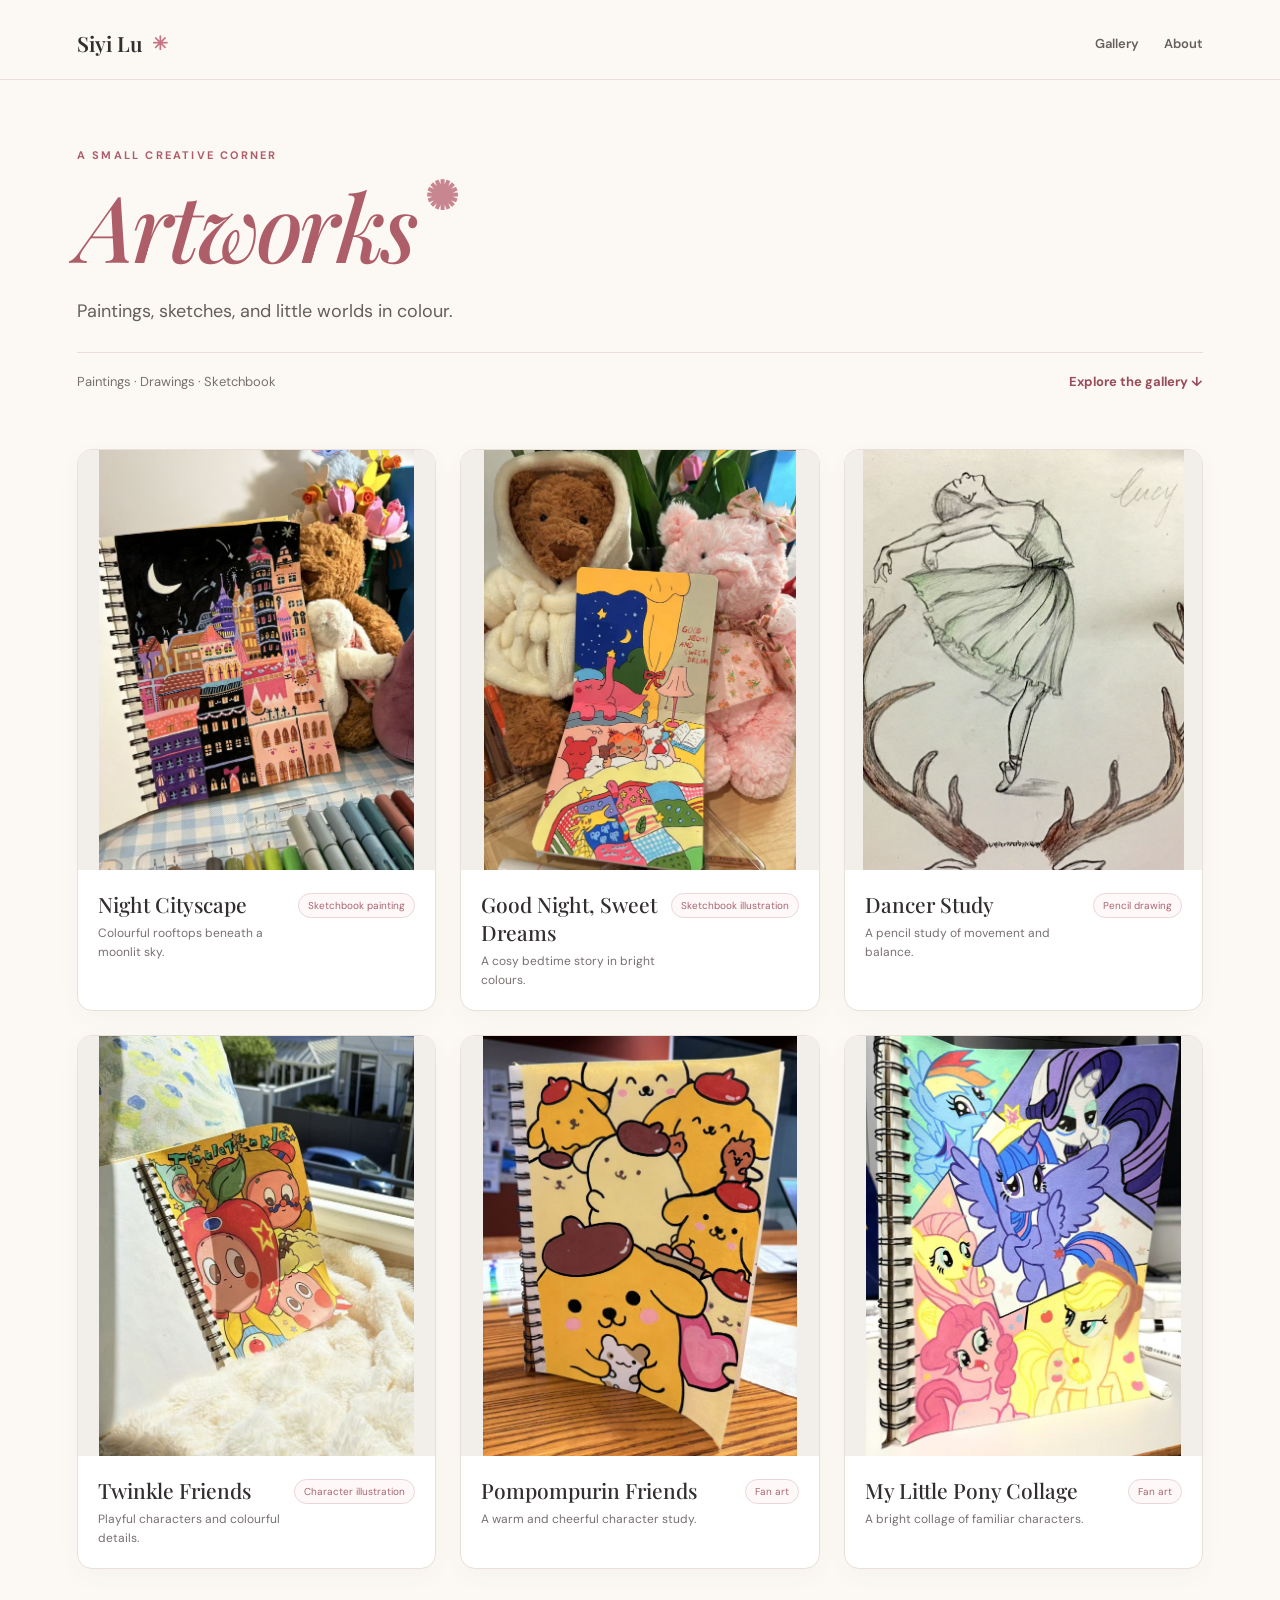
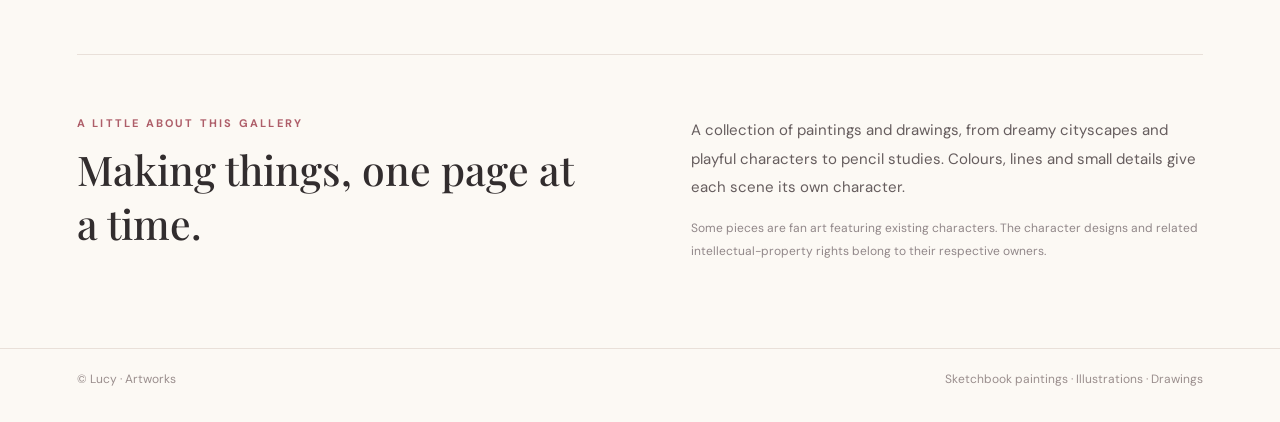
<file: index.html>
<!doctype html>
<html lang="en">
<head>
<meta charset="utf-8">
<meta name="viewport" content="width=device-width, initial-scale=1">
<meta name="description" content="Paintings, sketchbook illustrations and pencil drawings by Siyi Lu.">
<title>Lucy's Artworks</title>
<link rel="stylesheet" href="style.css">
</head>
<body>
<header class="site-header">
  <a class="signature" href="#home">Siyi Lu <span class="dot">✳</span></a>
  <nav aria-label="Main navigation"><a href="#gallery">Gallery</a><a href="#about">About</a></nav>
</header>
<main id="home">
  <section class="intro" aria-labelledby="page-title">
    <p class="eyebrow">A small creative corner</p>
    <h1 id="page-title"><em>Artworks</em><span class="spark">✺</span></h1>
    <p class="lead">Paintings, sketches, and little worlds in colour.</p>
    <div class="intro-bottom"><span>Paintings · Drawings · Sketchbook</span><a href="#gallery" class="browse">Explore the gallery ↓</a></div>
  </section>
  <section id="gallery" class="gallery" aria-label="Artwork gallery">
    <article class="art-card">
      <a class="image-link" href="night-city.jpg" target="_blank" rel="noopener noreferrer" aria-label="View full image: Night Cityscape"><img src="night-city.jpg" alt="Colourful rooftops beneath a moonlit sky." loading="lazy"></a>
      <div class="art-info"><div class="art-text"><h3>Night Cityscape</h3><p>Colourful rooftops beneath a moonlit sky.</p></div><span class="pill">Sketchbook painting</span></div>
    </article>
    <article class="art-card">
      <a class="image-link" href="sweet-dreams.jpg" target="_blank" rel="noopener noreferrer" aria-label="View full image: Good Night, Sweet Dreams"><img src="sweet-dreams.jpg" alt="A cosy bedtime story in bright colours." loading="lazy"></a>
      <div class="art-info"><div class="art-text"><h3>Good Night, Sweet Dreams</h3><p>A cosy bedtime story in bright colours.</p></div><span class="pill">Sketchbook illustration</span></div>
    </article>
    <article class="art-card">
      <a class="image-link" href="dancer-study.jpg" target="_blank" rel="noopener noreferrer" aria-label="View full image: Dancer Study"><img src="dancer-study.jpg" alt="A pencil study of movement and balance." loading="lazy"></a>
      <div class="art-info"><div class="art-text"><h3>Dancer Study</h3><p>A pencil study of movement and balance.</p></div><span class="pill">Pencil drawing</span></div>
    </article>
    <article class="art-card">
      <a class="image-link" href="twinkle-friends.jpg" target="_blank" rel="noopener noreferrer" aria-label="View full image: Twinkle Friends"><img src="twinkle-friends.jpg" alt="Playful characters and colourful details." loading="lazy"></a>
      <div class="art-info"><div class="art-text"><h3>Twinkle Friends</h3><p>Playful characters and colourful details.</p></div><span class="pill">Character illustration</span></div>
    </article>
    <article class="art-card">
      <a class="image-link" href="pompompurin-fanart.jpg" target="_blank" rel="noopener noreferrer" aria-label="View full image: Pompompurin Friends"><img src="pompompurin-fanart.jpg" alt="A warm and cheerful character study." loading="lazy"></a>
      <div class="art-info"><div class="art-text"><h3>Pompompurin Friends</h3><p>A warm and cheerful character study.</p></div><span class="pill">Fan art</span></div>
    </article>
    <article class="art-card">
      <a class="image-link" href="my-little-pony-fanart.jpg" target="_blank" rel="noopener noreferrer" aria-label="View full image: My Little Pony Collage"><img src="my-little-pony-fanart.jpg" alt="A bright collage of familiar characters." loading="lazy"></a>
      <div class="art-info"><div class="art-text"><h3>My Little Pony Collage</h3><p>A bright collage of familiar characters.</p></div><span class="pill">Fan art</span></div>
    </article>
  </section>
  <section id="about" class="about">
    <div><p class="eyebrow">A little about this gallery</p><h2>Making things, one page at a time.</h2></div>
    <div><p>A collection of paintings and drawings, from dreamy cityscapes and playful characters to pencil studies. Colours, lines and small details give each scene its own character.</p><p class="note">Some pieces are fan art featuring existing characters. The character designs and related intellectual-property rights belong to their respective owners.</p></div>
  </section>
</main>
<footer><span>© Lucy · Artworks</span><span>Sketchbook paintings · Illustrations · Drawings</span></footer>
</body>
</html>
</file>
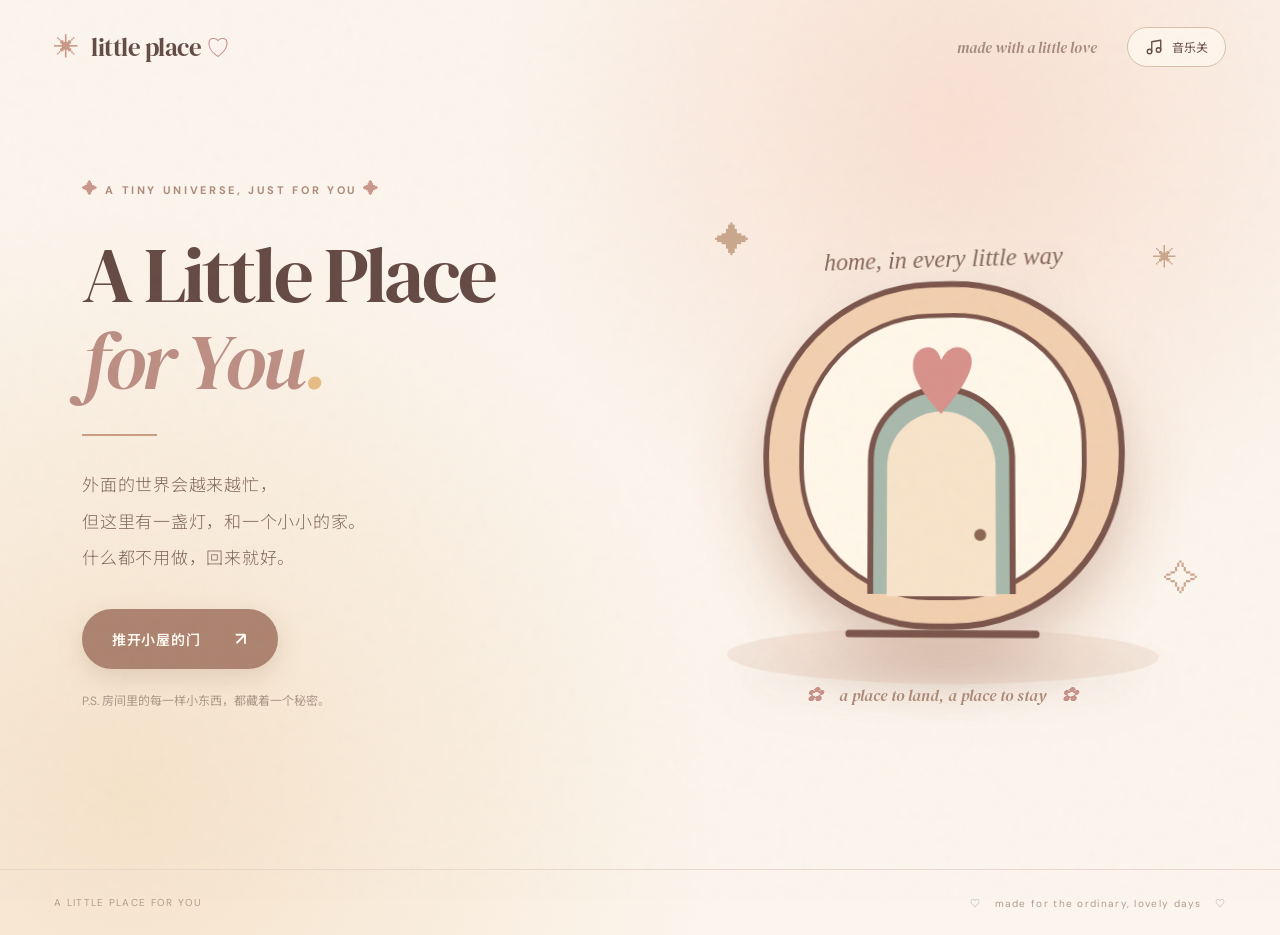
<file: a-little-place-for-you/index.html>
<!doctype html>
<html lang="zh-CN">
<head>
  <meta charset="UTF-8">
  <meta name="viewport" content="width=device-width, initial-scale=1.0">
  <meta name="theme-color" content="#f8eee4">
  <meta name="description" content="A Little Place for You — 一间给你留着灯的小房间。">
  <title>A Little Place for You ♡</title>
  <link rel="icon" href="assets/favicon.svg" type="image/svg+xml">
  <link rel="stylesheet" href="style.css">
</head>
<body>
  <div class="grain" aria-hidden="true"></div>
  <header class="site-header">
    <a class="wordmark" href="#home" aria-label="A Little Place for You 首页"><span class="wordmark-icon">✳</span> little place <span class="wordmark-heart">♡</span></a>
    <div class="header-tools">
      <span class="header-note">made with a little love</span>
      <button id="musicToggle" class="icon-button" aria-label="播放背景音乐" title="打开 / 关闭音乐"><svg viewBox="0 0 24 24" width="18" height="18" fill="none" stroke="currentColor" stroke-width="1.8" stroke-linecap="round" stroke-linejoin="round"><path d="M9 18V5l12-2v13"/><circle cx="6" cy="18" r="3"/><circle cx="18" cy="16" r="3"/></svg><span id="musicLabel">音乐关</span></button>
    </div>
  </header>

  <main id="home">
    <section class="intro" id="intro" aria-labelledby="introTitle">
      <div class="intro-left">
        <p class="eyebrow"><span class="eyebrow-star">✦</span> A TINY UNIVERSE, JUST FOR YOU <span class="eyebrow-star">✦</span></p>
        <h1 id="introTitle">A Little Place<br><em>for You<span class="title-dot">.</span></em></h1>
        <div class="intro-line" aria-hidden="true"></div>
        <p class="intro-copy">外面的世界会越来越忙，<br>但这里有一盏灯，和一个小小的家。<br>什么都不用做，回来就好。</p>
        <button id="enterButton" class="primary-button">推开小屋的门 <span aria-hidden="true">↗</span></button>
        <p class="intro-aside">P.S. 房间里的每一样小东西，都藏着一个秘密。</p>
      </div>
      <div class="intro-art" aria-hidden="true">
        <span class="float-star star-a">✦</span><span class="float-star star-b">✳</span><span class="float-star star-c">✧</span>
        <div class="art-halo"></div>
        <svg viewBox="0 0 450 430" class="cover-illustration">
          <ellipse cx="223" cy="383" rx="181" ry="23" fill="#d6a890" opacity=".20"/>
          <rect x="74" y="70" width="302" height="289" rx="142" fill="#f1cfaf" stroke="#7b554b" stroke-width="5"/>
          <rect x="105" y="97" width="240" height="238" rx="110" fill="#fff7e9" stroke="#7b554b" stroke-width="4"/>
          <path d="M165 332V220a60 60 0 0 1 120 0v112" fill="#a8b9ac" stroke="#7b554b" stroke-width="5"/>
          <path d="M179 334V225a46 46 0 0 1 92 0v109" fill="#f7e3c9"/>
          <circle cx="258" cy="283" r="5" fill="#8c6753"/>
          <path d="M147 365h157" stroke="#7b554b" stroke-width="6" stroke-linecap="round"/>
          <path d="M225 181q-22-24-24-39-1-17 13-18 8 0 11 11 8-15 20-9 19 11-20 55Z" fill="#d8918b"/>
          <text x="226" y="55" text-anchor="middle" font-size="21" fill="#87685d" font-family="Georgia, serif" font-style="italic">home, in every little way</text>
        </svg>
        <div class="art-caption"><span>✿</span> a place to land, a place to stay <span>✿</span></div>
      </div>
    </section>

    <section class="room-section" id="littleRoom" aria-labelledby="roomTitle" hidden>
      <div class="section-heading"><span class="section-kicker">✦ YOU'RE HOME ✦</span><h2 id="roomTitle">欢迎来到我们的小小世界</h2><p>点一点房间里的物件，看看它们藏了什么。</p></div>
      <div class="room-container">
        <div class="room-sky-decor deco-left">✧</div><div class="room-sky-decor deco-right">✦</div>
        <svg id="roomScene" viewBox="0 0 1180 700" role="group" aria-label="一间温暖的小房间，有窗户、信件、沙发、画板、相册、小猫、冰箱、钟表、夜灯和星星，可以点击探索。">
          <defs>
            <linearGradient id="wall" x1="0" y1="0" x2="1" y2="1"><stop offset="0" stop-color="#fbf0e3"/><stop offset="1" stop-color="#f3ddcb"/></linearGradient>
            <linearGradient id="night" x1="0" y1="0" x2="0" y2="1"><stop stop-color="#6c788b"/><stop offset="1" stop-color="#b6a6ad"/></linearGradient>
            <linearGradient id="lamp" x1="0" y1="0" x2="0" y2="1"><stop stop-color="#ffe4a6"/><stop offset="1" stop-color="#f7bc78"/></linearGradient>
            <filter id="roomShadow"><feGaussianBlur stdDeviation="8"/></filter>
            <filter id="glow"><feGaussianBlur stdDeviation="14"/></filter>
            <pattern id="wallDots" width="40" height="40" patternUnits="userSpaceOnUse"><circle cx="2" cy="2" r="1.2" fill="#bf9d8a" opacity=".16"/></pattern>
          </defs>
          <rect width="1180" height="700" rx="24" fill="url(#wall)"/>
          <rect width="1180" height="483" fill="url(#wall)"/>
          <rect width="1180" height="483" fill="url(#wallDots)"/>
          <path d="M0 472H1180V700H0Z" fill="#e7c7af"/><path d="M0 474H1180" stroke="#c39b86" stroke-width="5"/>
          <path d="M0 523H1180M0 600H1180M240 474V600M520 523V700M815 474V600M1030 600V700" stroke="#ddb69e" stroke-width="2" opacity=".46"/>
          <ellipse cx="608" cy="592" rx="363" ry="77" fill="#d5a88b" opacity=".38"/>
          <ellipse cx="610" cy="580" rx="357" ry="74" fill="#faf1de" stroke="#d7b9a4" stroke-width="4"/>
          <ellipse cx="610" cy="580" rx="302" ry="54" fill="none" stroke="#efcfba" stroke-width="3" stroke-dasharray="8 13"/>
          <!-- warm garland -->
          <path d="M119 78q165 75 318 0t319 0t315 0" stroke="#bfa58c" stroke-width="3" fill="none"/>
          <g data-open="stars" role="button" tabindex="0" class="scene-hit" aria-label="打开星星彩蛋">
            <path d="M190 108v22M351 105v22M522 105v22M690 104v22M867 105v22M1029 103v22" stroke="#be9b7f" stroke-width="3"/>
            <g fill="#f9d69e" stroke="#b88d6c" stroke-width="2"><path d="m190 128 7 10 12 2-9 9 2 12-12-6-11 6 2-12-9-9 12-2Z"/><path d="m351 125 5 11 12 2-9 8 2 13-10-6-11 6 2-13-9-8 12-2Z"/><path d="m522 125 6 11 12 2-9 9 2 12-11-6-11 6 2-12-9-9 12-2Z"/><path d="m690 125 6 11 12 2-9 9 2 12-11-6-11 6 2-12-9-9 12-2Z"/><path d="m867 125 6 11 12 2-9 9 2 12-11-6-11 6 2-12-9-9 12-2Z"/><path d="m1029 125 6 11 12 2-9 9 2 12-11-6-11 6 2-12-9-9 12-2Z"/></g>
          </g>
          <!-- door -->
          <g data-open="welcome" role="button" tabindex="0" class="scene-hit" aria-label="打开门口的欢迎语">
            <path d="M33 474V277a88 88 0 0 1 176 0v197Z" fill="#bb947d" stroke="#7d5e51" stroke-width="5"/>
            <path d="M50 473V277a71 71 0 0 1 142 0v196Z" fill="#e9c2a6" stroke="#7d5e51" stroke-width="3"/>
            <path d="M74 467V280a47 47 0 0 1 94 0v187" fill="#efddc8" stroke="#a88671" stroke-width="2"/>
            <circle cx="166" cy="375" r="6.5" fill="#ad775a" stroke="#805c4b" stroke-width="2"/>
            <rect x="74" y="457" width="112" height="8" rx="4" fill="#937263"/>
            <path d="M58 508q62-28 130 0v20H58Z" fill="#d0a88b" stroke="#aa836d" stroke-width="3"/>
            <text x="123" y="515" font-family="Georgia" font-size="13" text-anchor="middle" fill="#765b50">welcome</text>
            <path d="M112 308q9-12 18 0-9 11-18 0Z" fill="#d49e95"/>
          </g>
          <!-- shelf & memory polaroids -->
          <g data-open="memories" role="button" tabindex="0" class="scene-hit" aria-label="打开回忆相册">
            <rect x="237" y="196" width="199" height="152" rx="8" fill="#bc9477" stroke="#8d6b59" stroke-width="5"/>
            <rect x="249" y="206" width="174" height="127" fill="#f7e2ca"/>
            <path d="M249 268H423" stroke="#8d6b59" stroke-width="6"/>
            <rect x="271" y="224" width="41" height="38" rx="3" fill="#fff7ee" transform="rotate(-9 291 241)" stroke="#a68472" stroke-width="2"/>
            <path d="m278 250 14-18 15 20" fill="#b7c7b1"/>
            <circle cx="298" cy="230" r="4" fill="#f5d08e"/>
            <rect x="327" y="221" width="49" height="39" rx="3" fill="#fff7ee" transform="rotate(8 352 241)" stroke="#a68472" stroke-width="2"/>
            <path d="m335 247 13-14 18 18" fill="#e0ada0"/>
            <rect x="270" y="283" width="25" height="45" rx="3" fill="#adb8a8"/><rect x="301" y="291" width="22" height="37" rx="3" fill="#dea698"/><rect x="329" y="281" width="24" height="47" rx="3" fill="#e5c18a"/>
            <path d="M387 322q-15-14-2-25 10-5 16 10 8-17 17-9 10 12-16 26Z" fill="#dfa79a"/>
            <rect x="254" y="341" width="164" height="12" rx="3" fill="#96745e"/>
            <text x="334" y="186" text-anchor="middle" fill="#8c6757" font-family="Georgia" font-size="17" font-style="italic">our little moments</text>
          </g>
          <!-- artwork on mini easel -->
          <g data-open="gallery" role="button" tabindex="0" class="scene-hit" aria-label="打开画画小角落">
            <path d="M387 477 443 340 502 477M443 338v149" stroke="#987459" stroke-width="9" fill="none" stroke-linecap="round"/>
            <rect x="392" y="310" width="101" height="117" rx="5" fill="#fff8eb" stroke="#9b7764" stroke-width="5" transform="rotate(-4 442 369)"/>
            <circle cx="419" cy="340" r="11" fill="#f3c983"/><path d="m401 397 23-32 17 19 19-29 25 40" fill="#aabfb3"/>
            <path d="m416 395 14-17 14 13" fill="none" stroke="#b78783" stroke-width="5" stroke-linecap="round"/>
            <rect x="404" y="425" width="74" height="8" rx="4" fill="#a27c64"/>
            <path d="M445 432v19" stroke="#a27c64" stroke-width="6"/>
          </g>
          <!-- clock -->
          <g data-open="capsule" role="button" tabindex="0" class="scene-hit" aria-label="打开时间胶囊">
            <circle cx="600" cy="246" r="65" fill="#f2d6b4" stroke="#9e7865" stroke-width="6"/>
            <circle cx="600" cy="246" r="54" fill="#fff9e9" stroke="#d8ae95" stroke-width="2"/>
            <path d="M600 202v9M600 281v9M557 246h9M634 246h9" stroke="#9e7865" stroke-width="4" stroke-linecap="round"/>
            <path d="M600 245v-28m0 28 22 14" stroke="#765b50" stroke-width="4.5" stroke-linecap="round"/>
            <circle cx="600" cy="245" r="5" fill="#c39075"/>
            <path d="M584 181h32" stroke="#9e7865" stroke-width="5" stroke-linecap="round"/>
            <text x="600" y="330" font-family="Georgia" font-size="16" fill="#997b68" text-anchor="middle">some day, someday</text>
          </g>
          <!-- future window -->
          <g data-open="future" role="button" tabindex="0" class="scene-hit" aria-label="打开未来星空">
            <rect x="791" y="189" width="258" height="247" rx="102" fill="#ad826b" stroke="#7d6255" stroke-width="6"/>
            <path d="M805 423V288a115 115 0 0 1 230 0v135Z" fill="url(#night)" stroke="#eed5ba" stroke-width="7"/>
            <path d="M920 205v220M805 324h230" stroke="#efd3b8" stroke-width="10"/>
            <circle cx="965" cy="256" r="27" fill="#fce9bd"/>
            <circle cx="976" cy="250" r="26" fill="#8c8b9b"/>
            <g fill="#ffedc2"><circle cx="841" cy="255" r="3"/><circle cx="883" cy="231" r="3"/><circle cx="1005" cy="299" r="3"/><circle cx="863" cy="368" r="3"/><circle cx="992" cy="380" r="2.5"/></g>
            <path d="M793 229q-31 22-27 104 5 37 27 55" stroke="#dfb39f" stroke-width="23" fill="none" stroke-linecap="round"/><path d="M1050 229q30 22 27 104-3 37-27 55" stroke="#dfb39f" stroke-width="23" fill="none" stroke-linecap="round"/>
            <rect x="781" y="423" width="281" height="18" rx="7" fill="#ae846d"/>
            <text x="921" y="469" font-family="Georgia" font-size="16" font-style="italic" fill="#94725f" text-anchor="middle">we have so much to see</text>
          </g>
          <!-- fridge -->
          <g data-open="fridge" role="button" tabindex="0" class="scene-hit" aria-label="打开幸福冰箱">
            <rect x="38" y="532" width="155" height="143" rx="13" fill="#cbd2bc" stroke="#82947e" stroke-width="5"/>
            <path d="M38 602h155" stroke="#82947e" stroke-width="4"/>
            <path d="M173 552v28M173 620v30" stroke="#82947e" stroke-width="7" stroke-linecap="round"/>
            <rect x="75" y="546" width="49" height="46" rx="3" fill="#fcf1ce" transform="rotate(-8 100 568)"/>
            <path d="m87 568 7 9 16-18" stroke="#c99f83" stroke-width="3" fill="none"/>
            <circle cx="104" cy="544" r="6" fill="#e1ab96"/>
            <path d="M68 625q5-11 15 0 5-11 15 0-15 22-30 0" fill="#e4adab"/>
          </g>
          <!-- couch -->
          <g data-open="mood" role="button" tabindex="0" class="scene-hit" aria-label="坐到沙发上聊聊今天">
            <rect x="499" y="459" width="284" height="143" rx="56" fill="#e0aa96" stroke="#9e7868" stroke-width="6"/>
            <rect x="531" y="425" width="221" height="117" rx="51" fill="#f4c4a9" stroke="#9e7868" stroke-width="5"/>
            <rect x="492" y="493" width="56" height="98" rx="26" fill="#eab49e" stroke="#9e7868" stroke-width="5"/>
            <rect x="742" y="493" width="51" height="98" rx="26" fill="#eab49e" stroke="#9e7868" stroke-width="5"/>
            <path d="M524 580h244" stroke="#a37a67" stroke-width="5" stroke-linecap="round"/>
            <rect x="542" y="590" width="17" height="27" rx="5" fill="#96705d"/><rect x="733" y="590" width="17" height="27" rx="5" fill="#96705d"/>
            <!-- quiet sofa: cushions and a folded throw, no character illustrations -->
            <rect x="548" y="474" width="84" height="80" rx="21" fill="#f7d6be" stroke="#bc9582" stroke-width="3"/>
            <rect x="655" y="474" width="87" height="80" rx="21" fill="#f6d2ba" stroke="#bc9582" stroke-width="3"/>
            <path d="M582 481q55 5 103 0l-12 91q-53 9-105 0Z" fill="#f8e9d3" stroke="#d5b69b" stroke-width="3" opacity=".7"/>
            <path d="M585 528q40 8 85 0M587 547q40 6 84 0" fill="none" stroke="#ead1b5" stroke-width="2.5"/>
          </g>
          <!-- letter on the table -->
          <g data-open="letters" role="button" tabindex="0" class="scene-hit" aria-label="打开桌上的信封">
            <ellipse cx="656" cy="622" rx="164" ry="37" fill="#be977e" opacity=".30"/>
            <rect x="517" y="610" width="283" height="43" rx="21" fill="#c99c7c" stroke="#8f6c5d" stroke-width="5"/>
            <path d="M552 646v30M761 646v30" stroke="#96715b" stroke-width="12" stroke-linecap="round"/>
            <g transform="translate(607 572) rotate(-7 53 30)">
              <rect x="0" y="0" width="112" height="65" rx="5" fill="#fff6e6" stroke="#bd967c" stroke-width="3"/>
              <path d="m3 6 52 38L109 6" fill="none" stroke="#bd967c" stroke-width="3"/>
              <path d="M46 35q6-11 12-2 7-10 15-2 6 9-16 22Z" fill="#dfaaa5"/>
            </g>
            <text x="667" y="607" fill="#a78470" font-size="12" font-family="Georgia" text-anchor="middle">a letter for you</text>
          </g>
          <!-- lamp -->
          <g data-open="goodnight" role="button" tabindex="0" class="scene-hit" aria-label="点亮床头的小夜灯">
            <ellipse cx="1057" cy="519" rx="66" ry="63" fill="#f9d49a" opacity=".42" filter="url(#glow)"/>
            <path d="M1019 492q6-44 38-44 35 0 43 44Z" fill="url(#lamp)" stroke="#a68167" stroke-width="4"/>
            <rect x="1047" y="492" width="19" height="58" rx="4" fill="#b38e70"/>
            <ellipse cx="1057" cy="553" rx="40" ry="9" fill="#a17e69"/>
            <path d="m1065 405 5-14m18 30 14-6m-89 5-13-5" stroke="#e3b36b" stroke-width="3" stroke-linecap="round"/>
            <rect x="990" y="552" width="140" height="17" rx="8" fill="#b88e71"/>
            <path d="M1010 568v62M1108 568v62" stroke="#9c7961" stroke-width="12" stroke-linecap="round"/>
          </g>
          <!-- cat corner -->
          <g data-open="cat" role="button" tabindex="0" class="scene-hit" aria-label="打开未来猫咪的小窝">
            <ellipse cx="341" cy="646" rx="100" ry="27" fill="#d3a991" opacity=".4"/>
            <path d="M268 641q2-60 73-63 74 3 76 63-76 25-149 0Z" fill="#d4b6a4" stroke="#9b7868" stroke-width="4"/>
            <ellipse cx="344" cy="638" rx="62" ry="25" fill="#f8e9d8"/>
            <g transform="translate(305 578)"><path d="M13 34 3 2l25 19M53 23 74 2l2 34" fill="#fbf5e9" stroke="#a28270" stroke-width="3"/><ellipse cx="39" cy="39" rx="39" ry="33" fill="#fdf7ec" stroke="#a28270" stroke-width="3"/><path d="M23 38h5m22 0h5" stroke="#73564b" stroke-width="3" stroke-linecap="round"/><path d="m37 46 4 3 4-3" fill="none" stroke="#73564b" stroke-width="2" stroke-linecap="round"/></g>
            <circle cx="256" cy="661" r="18" fill="#e4b5b0" stroke="#b18d86" stroke-width="3"/><path d="m246 653 20 16m-19 0 18-14" stroke="#f4d6d3" stroke-width="2"/>
          </g>
          <g aria-hidden="true" fill="#fff3df" opacity=".7"><circle cx="470" cy="190" r="5"/><circle cx="745" cy="260" r="4"/><circle cx="1104" cy="282" r="5"/></g>
        </svg>
        <div id="sceneTooltip" class="scene-tooltip" aria-hidden="true"></div>
      </div>
      <p class="room-hint">✧ 每个物件都可以点击 · 在手机上也可以用下面的小标签探索 ✧</p>
      <nav class="room-nav" id="roomNav" aria-label="探索房间里的物件"></nav>
      <div class="footer-message"><span>☾</span><p>不管今天是什么样的一天，<br>这个小小的地方，都为你留着。</p><span>✧</span></div>
    </section>
  </main>

  <footer class="site-footer"><span>A LITTLE PLACE FOR YOU</span><span>♡ &nbsp; made for the ordinary, lovely days &nbsp; ♡</span></footer>

  <div class="modal-backdrop" id="modalBackdrop" hidden>
    <section class="modal" role="dialog" aria-modal="true" aria-labelledby="modalTitle" tabindex="-1">
      <button id="closeModal" class="modal-close" aria-label="关闭这个小秘密">×</button>
      <div class="modal-decoration">✦ <span>✧</span> ✦</div>
      <div id="modalContent"></div>
      <p class="modal-bottom">all the little things, all the love ♡</p>
    </section>
  </div>

  <div class="photo-backdrop" id="photoBackdrop" hidden role="dialog" aria-modal="true" aria-label="查看大照片">
    <button id="photoClose" class="photo-close" type="button" aria-label="关闭照片">×</button>
    <button id="photoPrev" class="photo-arrow" type="button" aria-label="上一张">‹</button>
    <figure class="photo-figure"><img id="photoBig" alt="我们收藏的一张照片"><figcaption id="photoCaption"></figcaption></figure>
    <button id="photoNext" class="photo-arrow" type="button" aria-label="下一张">›</button>
  </div>
  <audio id="bgMusic" preload="none" loop src="assets/little-place-theme.mp3"></audio>
  <script src="content.js"></script>
  <script src="script.js"></script>
</body>
</html>
</file>
<file: style.css>
@import url('https://fonts.googleapis.com/css2?family=DM+Sans:wght@400;500;600;700&family=Playfair+Display:ital,wght@0,500;0,600;1,500&display=swap');
:root{--ink:#322d2e;--muted:#796f70;--paper:#fcf9f4;--border:#e9e0d9;--rose:#ae5e69}
*{box-sizing:border-box}
html{scroll-behavior:smooth}
body{margin:0;background:var(--paper);font-family:'DM Sans',Arial,sans-serif;color:var(--ink)}
a{color:inherit}
.site-header{max-width:1280px;margin:auto;padding:29px 6% 22px;display:flex;justify-content:space-between;align-items:center;gap:16px;border-bottom:1px solid var(--border)}
.signature{font-family:'Playfair Display',Georgia,serif;font-size:21px;text-decoration:none;font-weight:600}
.dot{font-size:19px;color:#c87583;vertical-align:top;margin-left:4px}
.site-header nav{display:flex;gap:25px;align-items:center}
.site-header nav a{text-decoration:none;font-size:13px;font-weight:600;color:#665f60}
.site-header nav a:hover,.browse:hover{color:var(--rose)}
main{max-width:1280px;margin:auto;padding:0 6%}
.intro{padding:68px 0 35px}
.eyebrow{text-transform:uppercase;letter-spacing:.20em;font-size:11px;font-weight:700;color:var(--rose);margin:0 0 13px}
.intro h1{font-family:'Playfair Display',Georgia,serif;font-size:clamp(50px,7.2vw,100px);line-height:1.09;letter-spacing:-.04em;margin:0}
.intro h1 em{font-weight:500;color:var(--rose)}
.spark{font-family:Georgia,serif;font-style:normal;font-size:40px;color:#c88690;margin-left:11px;vertical-align:top}
.lead{max-width:615px;font-size:18px;line-height:1.7;color:#665d5e;margin:21px 0 25px}
.intro-bottom{display:flex;justify-content:space-between;align-items:center;gap:20px;color:var(--muted);font-size:13px;border-top:1px solid var(--border);padding-top:20px}
.browse{text-decoration:none;font-weight:700;color:#994d5a}
.gallery{display:grid;grid-template-columns:repeat(3,minmax(0,1fr));gap:24px;margin:24px 0 85px}
.art-card{min-width:0;background:white;border-radius:15px;overflow:hidden;border:1px solid var(--border);box-shadow:0 7px 25px rgba(90,60,58,.035)}
.image-link{background:#f2eee9;display:flex;justify-content:center;align-items:center;overflow:hidden;height:420px}
.image-link img{display:block;max-width:100%;max-height:100%;width:auto;height:100%;object-fit:contain;transition:transform .35s ease}
.image-link:hover img{transform:scale(1.025)}
.art-info{display:flex;gap:10px;justify-content:space-between;padding:20px 20px 21px;align-items:flex-start}
.art-info h3{font-family:'Playfair Display',Georgia,serif;font-size:21px;font-weight:500;margin:0 0 6px}
.art-info p{margin:0;color:var(--muted);font-size:12px;line-height:1.55}
.pill{flex-shrink:0;border:1px solid #ead6d8;background:#fff8f9;color:#a76572;font-size:10px;padding:5px 9px;border-radius:20px;margin-top:3px}
.about{display:grid;grid-template-columns:1fr 1fr;gap:9%;border-top:1px solid var(--border);padding:61px 0 70px}
.about h2{font-family:'Playfair Display',Georgia,serif;font-size:clamp(28px,3.2vw,42px);font-weight:500;line-height:1.3;margin:0}
.about p:not(.eyebrow){font-size:15px;line-height:1.9;color:#665d5e;margin:0 0 15px}
.about .note{font-size:12px!important;color:#918789!important}
footer{max-width:1280px;margin:auto;padding:22px 6% 35px;border-top:1px solid var(--border);display:flex;justify-content:space-between;gap:20px;color:#9a8e8d;font-size:12px}
@media(max-width:920px){.gallery{grid-template-columns:repeat(2,minmax(0,1fr));gap:16px}.image-link{height:325px}}
@media(max-width:600px){.site-header{padding:20px 5%}.site-header nav{gap:13px}.site-header nav a{font-size:11px}.intro{padding:45px 0 22px}.intro h1{font-size:49px}.lead{font-size:15px}.intro-bottom{align-items:flex-start;flex-direction:column;gap:10px}.gallery{grid-template-columns:1fr;gap:15px}.image-link{height:380px}.art-info h3{font-size:20px}.about{grid-template-columns:1fr;gap:18px;padding:47px 0}.spark{font-size:24px}footer{flex-direction:column}}
@media(prefers-reduced-motion:reduce){html{scroll-behavior:auto}.image-link img{transition:none}}
</file>
<file: a-little-place-for-you/style.css>
@import url('https://fonts.googleapis.com/css2?family=DM+Sans:wght@400;500;600;700&family=DM+Serif+Display:ital@0;1&family=Noto+Sans+SC:wght@300;400;500;600&family=ZCOOL+KuaiLe&family=ZCOOL+XiaoWei&display=swap');
:root{--ink:#644b45;--muted:#997e71;--brown:#ad806a;--peach:#e7b6aa;--cream:#fcf5ed;--white:#fffaf3;--line:#e6d0be;--sage:#a5b7a5;--shadow:0 22px 70px rgba(116,75,61,.12)}
*{box-sizing:border-box}
html{scroll-behavior:smooth}
body{margin:0;color:var(--ink);font-family:'DM Sans','Noto Sans SC',sans-serif;font-weight:400;background:radial-gradient(circle at 75% 13%,#f8dfd1 0,transparent 37%),radial-gradient(circle at 10% 85%,#f5e2c9 0,transparent 42%),#fcf5ed;min-height:100vh}
button{font:inherit;cursor:pointer}a{color:inherit}button:focus-visible,a:focus-visible,[role="button"]:focus-visible{outline:3px solid #ae8f77;outline-offset:4px}.grain{pointer-events:none;position:fixed;inset:0;z-index:50;opacity:.12;background-image:url("data:image/svg+xml,%3Csvg viewBox='0 0 180 180' xmlns='http://www.w3.org/2000/svg'%3E%3Cfilter id='n'%3E%3CfeTurbulence type='fractalNoise' baseFrequency='.45' numOctaves='3' stitchTiles='stitch'/%3E%3C/filter%3E%3Crect width='100%25' height='100%25' opacity='.25' filter='url(%23n)'/%3E%3C/svg%3E")}
.site-header,.site-footer{max-width:1320px;margin:auto;display:flex;justify-content:space-between;align-items:center;padding:27px 54px}.site-header{position:relative;z-index:2}.wordmark{text-decoration:none;font-family:'DM Serif Display',serif;font-size:25px;letter-spacing:-.02em}.wordmark-icon{color:#cb9785;margin-right:8px}.wordmark-heart{color:#c88b8c;font-size:24px}.header-tools{display:flex;align-items:center;gap:30px}.header-note{font-family:'DM Serif Display',serif;font-size:15px;font-style:italic;color:#a58a7c}.icon-button{border:1.5px solid #dac1ac;background:#fff7eedd;color:var(--ink);display:flex;align-items:center;gap:9px;padding:10px 17px;border-radius:50px;font-size:12px;transition:.2s}.icon-button:hover,.icon-button.is-playing{background:#f0dccd;border-color:#cba995}.icon-button svg{flex-shrink:0}
.intro{max-width:1330px;margin:0 auto;min-height:min(780px,calc(100svh - 125px));display:grid;grid-template-columns:1fr 1fr;align-items:center;gap:35px;padding:30px 52px 85px}.intro-left{padding:20px 0 28px 30px;z-index:1}.eyebrow{font-size:11px;letter-spacing:.24em;font-weight:700;color:#af8b7a;margin:0 0 33px}.eyebrow-star{font-size:15px;color:#ca988c}.intro h1{font-family:'DM Serif Display',Georgia,serif;font-size:clamp(62px,6.2vw,96px);line-height:1.08;letter-spacing:-.04em;font-weight:400;margin:0;color:#654a44}.intro h1 em{font-weight:400;color:#bc8e84}.title-dot{color:#e6bc83}.intro-line{width:75px;height:2px;background:#c99d82;margin:31px 0}.intro-copy{font-size:17px;line-height:2.15;letter-spacing:.045em;color:#80675c;margin-bottom:32px;font-weight:300}.primary-button{background:#ad8370;color:#fffaf1;border:2px solid #ad8370;border-radius:50px;padding:16px 28px;display:inline-flex;gap:35px;align-items:center;box-shadow:0 8px 25px #a6806840;transition:transform .2s,background .2s,box-shadow .2s;font-size:14px;font-weight:600;letter-spacing:.05em}.primary-button:hover{transform:translateY(-3px);background:#916e5c;box-shadow:0 12px 35px #a6806860}.primary-button span{font-size:18px}.intro-aside{margin-top:22px;font-size:12px;color:#ad9687}.intro-art{height:590px;display:flex;flex-direction:column;align-items:center;justify-content:center;position:relative}.art-halo{position:absolute;inset:11% 5% 5%;border-radius:50%;background:radial-gradient(circle,#f6e5d0 28%,#f8e9dd 50%,transparent 71%)}.cover-illustration{position:relative;max-width:530px;width:100%;overflow:visible;filter:drop-shadow(0 20px 20px #af81652a);animation:float 6s ease-in-out infinite}.art-caption{font-family:'DM Serif Display',serif;font-size:16px;font-style:italic;color:#ad8b79;position:relative;margin-top:-25px}.art-caption span{color:#c9928a;margin:0 12px}.float-star{font-size:35px;color:#caa78d;position:absolute;z-index:1;animation:twinkle 4s ease-in-out infinite}.star-a{top:10%;left:10%}.star-b{top:14%;right:9%;font-size:24px;animation-delay:1.2s}.star-c{bottom:25%;right:5%;animation-delay:2.4s}
.room-section{padding:50px 38px 95px;animation:appear .8s ease both}.room-section[hidden],.intro[hidden],.modal-backdrop[hidden]{display:none!important}.section-heading{text-align:center;margin-bottom:36px}.section-kicker{color:#b88d7b;font-size:11px;font-weight:700;letter-spacing:.23em}.section-heading h2{font-family:'DM Serif Display','Noto Sans SC',serif;font-weight:400;letter-spacing:.05em;font-size:clamp(27px,3vw,42px);margin:13px auto 11px}.section-heading p{font-size:14px;color:#987e73}.room-container{max-width:1180px;margin:0 auto;position:relative;padding:12px;border-radius:32px;background:#fff8ee;box-shadow:var(--shadow);border:1px solid #f4e6d8}.room-container svg{display:block;width:100%;height:auto;border-radius:22px;overflow:visible}.room-sky-decor{position:absolute;color:#c9a18b;font-size:36px;z-index:1}.deco-left{left:-21px;top:40%}.deco-right{right:-20px;top:11%}.scene-hit{cursor:pointer;transform-box:fill-box;transform-origin:center;transition:filter .25s,transform .25s}.scene-hit:hover,.scene-hit:focus-visible{filter:drop-shadow(0 2px 8px rgba(255,242,184,.9));transform:translateY(-4px)}.scene-tooltip{position:absolute;z-index:4;pointer-events:none;background:#6e5148;color:#fff9f2;border-radius:99px;padding:7px 13px;font-size:11px;white-space:nowrap;opacity:0;transform:translate(-50%,-11px);transition:opacity .1s}.scene-tooltip.show{opacity:1}.room-hint{font-size:13px;color:#a08376;text-align:center;margin:23px auto}.room-nav{max-width:1100px;display:flex;flex-wrap:wrap;gap:10px;justify-content:center;margin:0 auto 60px}.room-chip{border:1px solid #e3cab8;background:#fffaf4;color:#886b5c;border-radius:99px;padding:12px 18px;font-size:13px;transition:.2s;box-shadow:0 3px 10px #a6806810}.room-chip:hover{background:#f4e2d4;transform:translateY(-2px);border-color:#ccad99}.room-chip span{margin-right:7px}.footer-message{text-align:center;display:flex;align-items:center;justify-content:center;gap:40px;color:#967969}.footer-message span{font-size:28px;color:#c99888}.footer-message p{font-family:'Noto Sans SC',sans-serif;font-size:15px;line-height:2.1;font-weight:300}.site-footer{font-size:10px;letter-spacing:.13em;color:#b09b8a;border-top:1px solid #ead9cb;padding-block:25px;gap:15px}
.modal-backdrop{position:fixed;z-index:20;inset:0;background:rgba(62,44,42,.45);backdrop-filter:blur(7px);display:grid;place-items:center;padding:23px;overflow-y:auto;animation:appear .25s}.modal{position:relative;background:#fffbf5;border:2px solid #ecd8c8;border-radius:30px;width:min(100%,650px);max-height:min(90svh,850px);overflow:auto;box-shadow:0 24px 100px #2c19193b;padding:47px 45px 28px;text-align:center;scrollbar-color:#ddc2b2 #fff9f3}.modal-close{position:absolute;top:18px;right:22px;width:36px;height:36px;border:1px solid #ebd9cc;border-radius:50%;background:#fcf3e9;color:#927467;font-size:27px;line-height:1}.modal-close:hover{background:#f1dbcd}.modal-decoration{letter-spacing:12px;color:#d4a48b;margin:0 auto 15px}.modal-decoration span{color:#e3c89b}.modal-emoji{font-size:41px;margin:0 0 8px}.modal h3{font-family:'DM Serif Display','Noto Sans SC',serif;font-size:32px;font-weight:400;color:#715148;margin:9px 0 5px;letter-spacing:.03em}.modal-subtitle{font-family:'DM Serif Display',serif;font-size:16px;font-style:italic;color:#b18d7d;margin:0 0 25px}.modal-intro{font-size:14px;color:#92786d;line-height:2;margin:0 auto 25px;max-width:465px;white-space:pre-line}.modal-bottom{margin:29px auto 0;color:#c0a598;font-family:'DM Serif Display',serif;font-size:13px;font-style:italic}.paper-note{background:#fff1e1;border:1px solid #e5c7b3;border-radius:7px;padding:24px 26px;margin:20px auto;max-width:490px;text-align:left;box-shadow:7px 7px 0 #f4e4d8;position:relative;transform:rotate(-1deg)}.paper-note::before{content:'♡';position:absolute;right:23px;top:15px;color:#d3a29b;font-size:19px}.paper-note h4,.tile h4{margin:0 0 12px;font-size:15px;font-weight:600}.paper-note p,.tile p{white-space:pre-line;margin:0;font-size:14px;line-height:2;color:#7e675d}.small-heading{font-size:12px;color:#b38f7c;letter-spacing:.12em;margin:22px 0 12px}.tile-grid{display:grid;grid-template-columns:repeat(2,minmax(0,1fr));gap:13px;text-align:left}.tile{background:#faf0e4;border:1px solid #ead8c7;border-radius:15px;padding:19px 18px;min-width:0}.tile:nth-child(even){background:#f7e9de}.tile-icon{font-size:25px;margin-bottom:10px}.tile h4{font-size:14px}.tile p{font-size:12px;line-height:1.7}.tile.is-placeholder{border-style:dashed}.polaroid-grid{display:grid;grid-template-columns:repeat(3,minmax(0,1fr));gap:15px;padding:10px 6px}.polaroid{background:white;padding:8px 8px 17px;box-shadow:0 3px 9px #745c4a28;transform:rotate(var(--angle,0deg));min-width:0}.polaroid:nth-child(3n+1){--angle:-4deg}.polaroid:nth-child(3n+2){--angle:3deg}.polaroid:nth-child(3n){--angle:-1deg}.polaroid-picture{aspect-ratio:1.12;background:linear-gradient(135deg,#ecd6c2,#f6e6d7);display:grid;place-items:center;font-size:30px;color:#b69b87;overflow:hidden}.polaroid-picture img{width:100%;height:100%;object-fit:cover}.polaroid p{font-family:'DM Serif Display','Noto Sans SC',serif;color:#8b7062;font-size:11px;line-height:1.3;margin:10px 0 0}.mood-grid{display:flex;justify-content:center;flex-wrap:wrap;gap:9px}.mood-button{border:1px solid #d9baa8;background:#fff6ed;border-radius:50px;padding:10px 16px;color:#765f54;font-size:13px}.mood-button:hover,.mood-button.is-active{background:#ebc9b7;border-color:#cda08a}.mood-reply{padding:21px;margin-top:24px;border-radius:16px;background:#f8e8dc;color:#71594e;line-height:2;min-height:75px;font-size:15px;white-space:pre-line}.star-list{text-align:left;max-width:470px;margin:0 auto}.star-list li{margin-bottom:14px;padding:13px 17px;background:#f5e9df;border-radius:12px;list-style:none;font-size:14px;color:#836a5c}.star-list li::before{content:'✧';color:#cb9985;margin-right:13px}.star-list ul{margin:0}.mini-button{border:1px solid #d6ad9a;background:#e7c5b4;border-radius:50px;padding:12px 22px;color:#674b43;margin:12px auto 0;font-size:13px}.mini-button:hover{background:#e0b6a1}.surprise-text{font-size:20px;line-height:2.1;color:#8d6c5e;padding:35px 25px;border:1px dashed #dfb7a0;border-radius:17px;background:#fff6ec;min-height:120px}.placeholder-caption{font-size:11px;color:#b49a8c;text-align:center;margin-top:17px}.filled-content{white-space:pre-line}
body.modal-open{overflow:hidden}
@keyframes float{0%,100%{transform:translateY(0)}50%{transform:translateY(-12px)}}@keyframes twinkle{0%,100%{opacity:.55;transform:scale(.9)}50%{opacity:1;transform:scale(1.13)}}@keyframes appear{from{opacity:0;transform:translateY(9px)}to{opacity:1;transform:translateY(0)}}
@media(max-width:900px){.site-header,.site-footer{padding-inline:25px}.intro{padding:12px 25px 60px;gap:0;grid-template-columns:1fr 1fr;min-height:650px}.intro-left{padding-left:0}.intro h1{font-size:clamp(50px,7vw,69px)}.intro-copy{font-size:14px}.intro-art{height:450px}.art-caption{font-size:13px}.room-section{padding-inline:15px}.room-container{padding:7px;border-radius:22px}.room-container svg{border-radius:15px}}
@media(max-width:680px){.site-header{padding:20px 17px}.header-note{display:none}.wordmark{font-size:21px}.icon-button{padding:8px 11px;font-size:11px}.intro{display:flex;flex-direction:column-reverse;text-align:center;min-height:0;gap:10px;padding:4px 20px 68px}.intro-art{height:auto;width:min(100%,410px);margin:0 auto -3px}.cover-illustration{max-width:350px}.art-caption{margin-top:-12px}.intro-left{padding:0}.eyebrow{font-size:9px;letter-spacing:.17em;margin:16px 0 18px}.intro h1{font-size:clamp(49px,12.5vw,67px);line-height:1.08}.intro-line{margin:21px auto}.intro-copy{font-size:13px;line-height:2.15;margin-bottom:20px}.intro-aside{font-size:11px}.primary-button{padding:13px 24px;font-size:13px}.room-section{padding:25px 10px 60px}.section-heading{margin-bottom:23px}.section-heading h2{font-size:25px}.section-heading p{font-size:12px}.room-hint{font-size:11px;line-height:1.8;max-width:270px}.room-nav{gap:8px;margin-bottom:35px}.room-chip{padding:10px 13px;font-size:12px}.footer-message{gap:15px}.footer-message p{font-size:12px}.site-footer{padding:18px 14px;justify-content:center;flex-wrap:wrap;font-size:9px;text-align:center}.modal{padding:42px 18px 24px;border-radius:23px;max-height:90svh}.modal h3{font-size:26px}.modal-intro{font-size:13px}.tile-grid{gap:8px}.tile{padding:14px 11px}.tile h4{font-size:13px}.tile p{font-size:11px}.polaroid-grid{gap:8px}.polaroid{padding:6px 5px 12px}.polaroid p{font-size:10px}.polaroid-picture{font-size:20px}}
@media(prefers-reduced-motion:reduce){*,*::before,*::after{animation:none!important;scroll-behavior:auto!important;transition:none!important}}

/* A drawer of clickable photographs */
.polaroid[role="button"]{cursor:pointer;transition:transform .25s ease,box-shadow .25s ease;}
.polaroid[role="button"]:hover{transform:rotate(0deg) translateY(-5px);box-shadow:0 13px 25px #745c4a30;}
.photo-backdrop[hidden]{display:none!important;}
.photo-backdrop{position:fixed;inset:0;z-index:30;background:rgba(38,28,30,.94);display:flex;align-items:center;justify-content:center;gap:14px;padding:40px 10px;}
.photo-figure{margin:0;display:flex;flex-direction:column;align-items:center;justify-content:center;max-width:min(80vw,750px);max-height:92vh;}
.photo-figure img{width:auto;height:auto;max-width:100%;max-height:80vh;object-fit:contain;border:8px solid #fff8ef;border-bottom-width:18px;box-shadow:0 12px 48px #0005;}
.photo-figure figcaption{color:#fff5e8;margin-top:16px;font-size:13px;letter-spacing:.05em;text-align:center;}
.photo-arrow,.photo-close{color:#fff7ec;background:#ffffff16;border:1px solid #ffffff66;border-radius:99px;display:grid;place-items:center;cursor:pointer;}
.photo-arrow{font-family:Georgia,serif;font-size:38px;min-width:46px;height:52px;}
.photo-close{position:absolute;right:20px;top:17px;font-size:31px;width:44px;height:44px;}
.photo-arrow:hover,.photo-close:hover{background:#ffffff40;}
@media(max-width:680px){.photo-backdrop{gap:4px;padding:50px 4px}.photo-arrow{min-width:31px;width:31px;height:44px;font-size:30px}.photo-figure{max-width:calc(100vw - 75px)}.photo-figure img{border-width:5px;border-bottom-width:12px}.photo-close{right:12px;top:12px}}
/* 2.5D storybook room: gentle depth without character drawings */
.intro-art{perspective:1500px;perspective-origin:50% 45%}
.intro-art::after{content:'';position:absolute;left:13%;right:13%;bottom:10%;height:45px;background:radial-gradient(ellipse,rgba(125,86,67,.20),transparent 70%);filter:blur(15px);pointer-events:none}
.cover-illustration{transform:rotateX(6deg) rotateY(-8deg) translateZ(14px);filter:drop-shadow(0 24px 22px rgba(135,95,75,.22));transition:transform .35s ease,filter .35s ease}
.cover-illustration:hover{transform:rotateX(4deg) rotateY(-4deg) translateZ(24px);filter:drop-shadow(0 30px 30px rgba(135,95,75,.25))}
.room-container{perspective:1600px;box-shadow:0 24px 50px rgba(116,75,61,.14),0 55px 105px rgba(116,75,61,.08);background:linear-gradient(155deg,#fff9ef,#f8e9da)}
.room-container svg{transform-origin:50% 40%;transform:rotateX(5deg);filter:drop-shadow(0 12px 12px rgba(110,72,56,.13));transition:transform .4s ease}
.scene-hit{filter:drop-shadow(0 3px 2px rgba(109,72,56,.10))}
.scene-hit:hover,.scene-hit:focus-visible{filter:drop-shadow(0 6px 7px rgba(109,72,56,.23));transform:translateY(-5px)}
/* A warm handwritten letter, deliberately distinct from ordinary cards */
.modal:has(.cute-letter){width:min(100%,710px)}
.cute-letter{max-width:570px;transform:rotate(-.45deg);padding:33px 34px 37px;border-radius:14px;background:repeating-linear-gradient(180deg,transparent 0px,transparent 40px,rgba(216,178,157,.12) 41px,transparent 42px),linear-gradient(160deg,#fffbf1,#fff0e0);border-color:#e3c3b0;box-shadow:0 17px 34px rgba(126,81,61,.16),8px 9px 0 #edd9ca}
.cute-letter::before{content:'♡';font-family:'ZCOOL KuaiLe','Noto Sans SC',sans-serif;top:18px;right:24px;color:#d18f90;font-size:26px}
.cute-letter h4{font-family:'ZCOOL KuaiLe','Noto Sans SC',cursive;font-size:22px;font-weight:400;color:#80544f;margin-bottom:22px;padding-right:26px}
.cute-letter p{font-family:'ZCOOL XiaoWei','Noto Sans SC',serif;color:#694f4a;font-size:18px;line-height:2.12;letter-spacing:.015em;white-space:pre-line;overflow-wrap:anywhere}
@media(max-width:900px){.room-container{perspective:none}.room-container svg{transform:none;filter:none}.cover-illustration,.cover-illustration:hover{transform:none}}
@media(max-width:680px){.cute-letter{padding:25px 20px 30px;transform:none}.cute-letter h4{font-size:20px}.cute-letter p{font-size:16px;line-height:2}.modal:has(.cute-letter){padding-inline:16px}}
@media(prefers-reduced-motion:reduce){.cover-illustration,.cover-illustration:hover,.scene-hit:hover{transform:none!important}}
</file>
